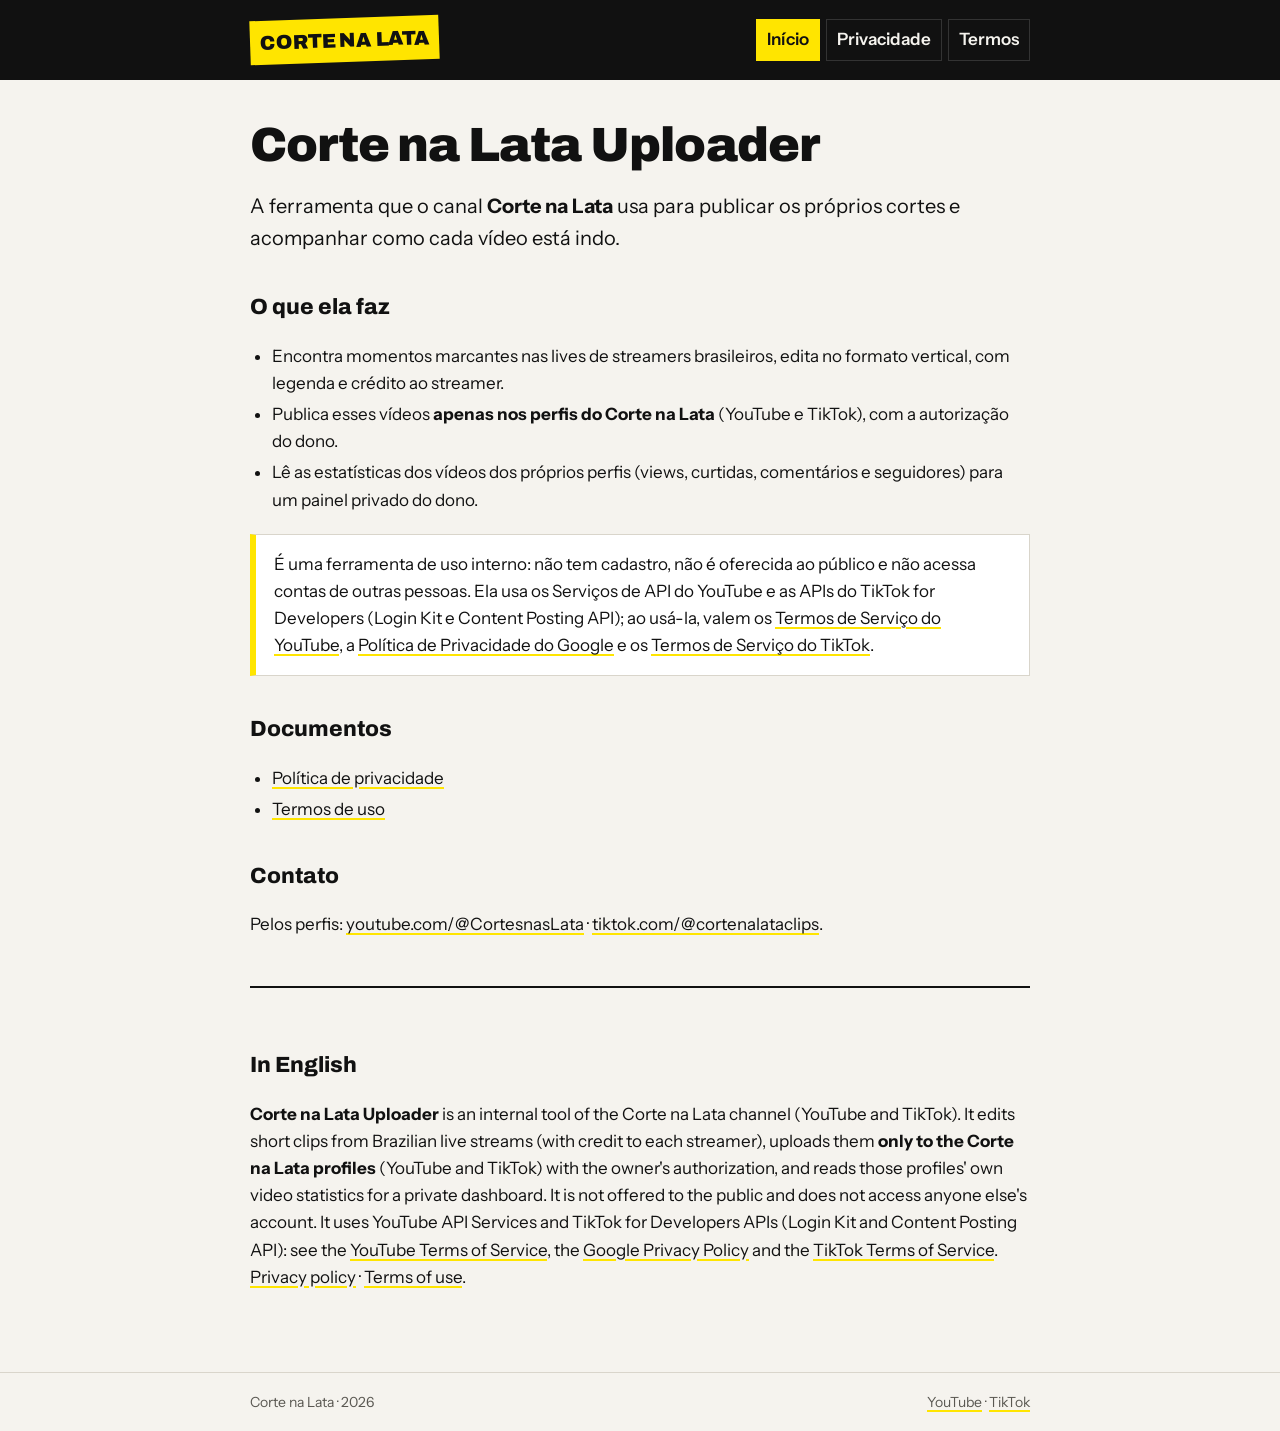
<file: index.html>
<!doctype html>
<html lang="pt-BR">
<head>
<meta charset="utf-8">
<meta name="viewport" content="width=device-width, initial-scale=1">
<title>Corte na Lata Uploader</title>
<meta name="description" content="Ferramenta do canal Corte na Lata que publica cortes de lives nos próprios perfis (YouTube e TikTok) e acompanha as estatísticas dos vídeos.">
<link rel="preconnect" href="https://fonts.googleapis.com">
<link href="https://fonts.googleapis.com/css2?family=Archivo:wght@800;900&family=Instrument+Sans:wght@400;600&display=swap" rel="stylesheet">
<link rel="stylesheet" href="style.css">
</head>
<body>
<header><div class="bar">
  <a class="brand" href="./">CORTE NA LATA</a>
  <nav aria-label="Páginas"><a href="./" aria-current="page">Início</a><a href="privacy.html">Privacidade</a><a href="terms.html">Termos</a></nav>
</div></header>
<main>
  <h1>Corte na Lata Uploader</h1>
  <p class="lead">A ferramenta que o canal <strong>Corte na Lata</strong> usa para publicar os próprios cortes e acompanhar como cada vídeo está indo.</p>

  <h2>O que ela faz</h2>
  <ul>
    <li>Encontra momentos marcantes nas lives de streamers brasileiros, edita no formato vertical, com legenda e crédito ao streamer.</li>
    <li>Publica esses vídeos <strong>apenas nos perfis do Corte na Lata</strong> (YouTube e TikTok), com a autorização do dono.</li>
    <li>Lê as estatísticas dos vídeos dos próprios perfis (views, curtidas, comentários e seguidores) para um painel privado do dono.</li>
  </ul>

  <div class="box">É uma ferramenta de uso interno: não tem cadastro, não é oferecida ao público e não acessa contas de outras pessoas. Ela usa os Serviços de API do YouTube e as APIs do TikTok for Developers (Login Kit e Content Posting API); ao usá-la, valem os <a href="https://www.youtube.com/t/terms">Termos de Serviço do YouTube</a>, a <a href="https://policies.google.com/privacy">Política de Privacidade do Google</a> e os <a href="https://www.tiktok.com/legal/terms-of-service">Termos de Serviço do TikTok</a>.</div>

  <h2>Documentos</h2>
  <ul>
    <li><a href="privacy.html">Política de privacidade</a></li>
    <li><a href="terms.html">Termos de uso</a></li>
  </ul>

  <h2>Contato</h2>
  <p>Pelos perfis: <a href="https://www.youtube.com/@CortesnasLata">youtube.com/@CortesnasLata</a> · <a href="https://www.tiktok.com/@cortenalataclips">tiktok.com/@cortenalataclips</a>.</p>

  <section class="en" lang="en">
    <h2>In English</h2>
    <p><strong>Corte na Lata Uploader</strong> is an internal tool of the Corte na Lata channel (YouTube and TikTok). It edits short clips from Brazilian live streams (with credit to each streamer), uploads them <strong>only to the Corte na Lata profiles</strong> (YouTube and TikTok) with the owner's authorization, and reads those profiles' own video statistics for a private dashboard. It is not offered to the public and does not access anyone else's account. It uses YouTube API Services and TikTok for Developers APIs (Login Kit and Content Posting API): see the <a href="https://www.youtube.com/t/terms">YouTube Terms of Service</a>, the <a href="https://policies.google.com/privacy">Google Privacy Policy</a> and the <a href="https://www.tiktok.com/legal/terms-of-service">TikTok Terms of Service</a>. <a href="privacy.html#en">Privacy policy</a> · <a href="terms.html#en">Terms of use</a>.</p>
  </section>
</main>
<footer><div class="bar"><span>Corte na Lata · 2026</span><span><a href="https://www.youtube.com/@CortesnasLata">YouTube</a> · <a href="https://www.tiktok.com/@cortenalataclips">TikTok</a></span></div></footer>
</body>
</html>
</file>
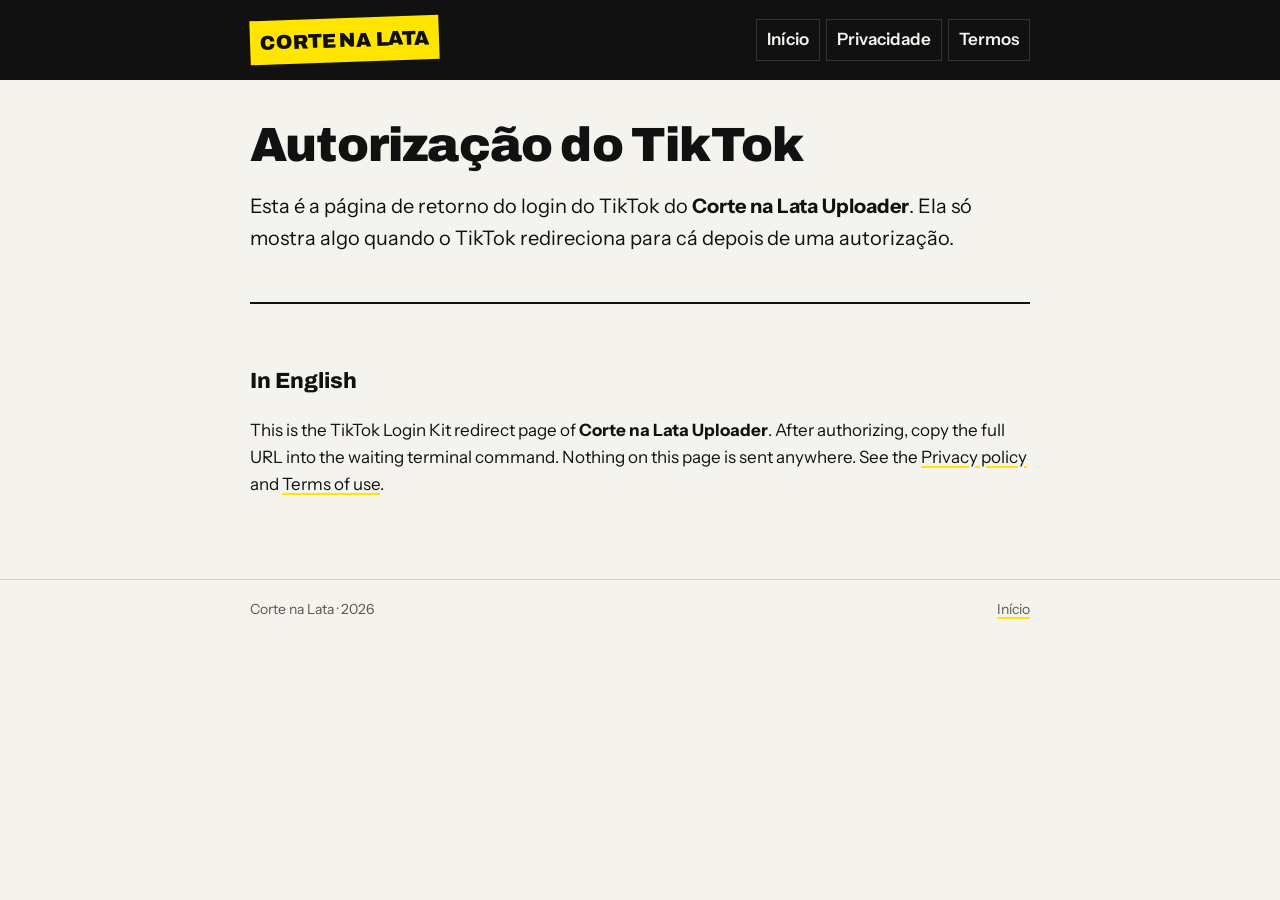
<file: tiktok/callback/index.html>
<!doctype html>
<html lang="pt-BR">
<head>
<meta charset="utf-8">
<meta name="viewport" content="width=device-width, initial-scale=1">
<meta name="robots" content="noindex">
<meta name="referrer" content="no-referrer">
<title>Autorização do TikTok · Corte na Lata</title>
<link rel="preconnect" href="https://fonts.googleapis.com">
<link href="https://fonts.googleapis.com/css2?family=Archivo:wght@800;900&family=Instrument+Sans:wght@400;600&display=swap" rel="stylesheet">
<link rel="stylesheet" href="../../style.css">
<style>
  .code{display:block;width:100%;font:15px/1.5 ui-monospace,Consolas,monospace;padding:12px;border:1px solid var(--rule);background:#fff;color:var(--ink);word-break:break-all;resize:vertical;min-height:110px}
  .btn{margin-top:12px;font:600 16px "Instrument Sans",system-ui,sans-serif;background:var(--yellow);color:var(--ink);border:2px solid var(--ink);padding:10px 16px;cursor:pointer}
  .btn:focus-visible{outline:3px solid var(--ink);outline-offset:2px}
  [hidden]{display:none!important}
</style>
</head>
<body>
<header><div class="bar">
  <a class="brand" href="../../">CORTE NA LATA</a>
  <nav aria-label="Páginas"><a href="../../">Início</a><a href="../../privacy.html">Privacidade</a><a href="../../terms.html">Termos</a></nav>
</div></header>
<main>
  <h1>Autorização do TikTok</h1>

  <section id="ok" hidden>
    <p class="lead">Pronto. Copie a <strong>URL inteira</strong> abaixo e cole no terminal, onde o comando <code>auth tiktok</code> está esperando.</p>
    <textarea id="url" class="code" readonly aria-label="URL com o código de autorização"></textarea>
    <button id="copy" class="btn" type="button">Copiar</button>
    <p id="copied" class="updated" role="status" aria-live="polite"></p>
    <div class="box">O código vale por poucos minutos e só funciona uma vez. Esta página não envia nada para lugar nenhum: o código fica só na barra de endereço do seu navegador.</div>
  </section>

  <section id="err" hidden>
    <p class="lead">O TikTok não autorizou.</p>
    <p id="errmsg"></p>
    <p>Rode o comando <code>auth tiktok</code> de novo e confirme na tela do TikTok.</p>
  </section>

  <section id="none">
    <p class="lead">Esta é a página de retorno do login do TikTok do <strong>Corte na Lata Uploader</strong>. Ela só mostra algo quando o TikTok redireciona para cá depois de uma autorização.</p>
  </section>

  <section class="en" lang="en">
    <h2>In English</h2>
    <p>This is the TikTok Login Kit redirect page of <strong>Corte na Lata Uploader</strong>. After authorizing, copy the full URL into the waiting terminal command. Nothing on this page is sent anywhere. See the <a href="../../privacy.html#en">Privacy policy</a> and <a href="../../terms.html#en">Terms of use</a>.</p>
  </section>
</main>
<footer><div class="bar"><span>Corte na Lata · 2026</span><a href="../../">Início</a></div></footer>
<script>
  (function () {
    var q = new URLSearchParams(location.search);
    var code = q.get("code"), error = q.get("error");
    if (code) {
      document.getElementById("none").hidden = true;
      document.getElementById("ok").hidden = false;
      var box = document.getElementById("url");
      box.value = location.href;
      document.getElementById("copy").addEventListener("click", function () {
        box.select();
        var done = function () { document.getElementById("copied").textContent = "Copiado. Agora cole no terminal."; };
        if (navigator.clipboard) { navigator.clipboard.writeText(box.value).then(done, function () { document.execCommand("copy"); done(); }); }
        else { document.execCommand("copy"); done(); }
      });
    } else if (error) {
      document.getElementById("none").hidden = true;
      document.getElementById("err").hidden = false;
      document.getElementById("errmsg").textContent = (q.get("error_description") || error);
    }
  })();
</script>
</body>
</html>
</file>
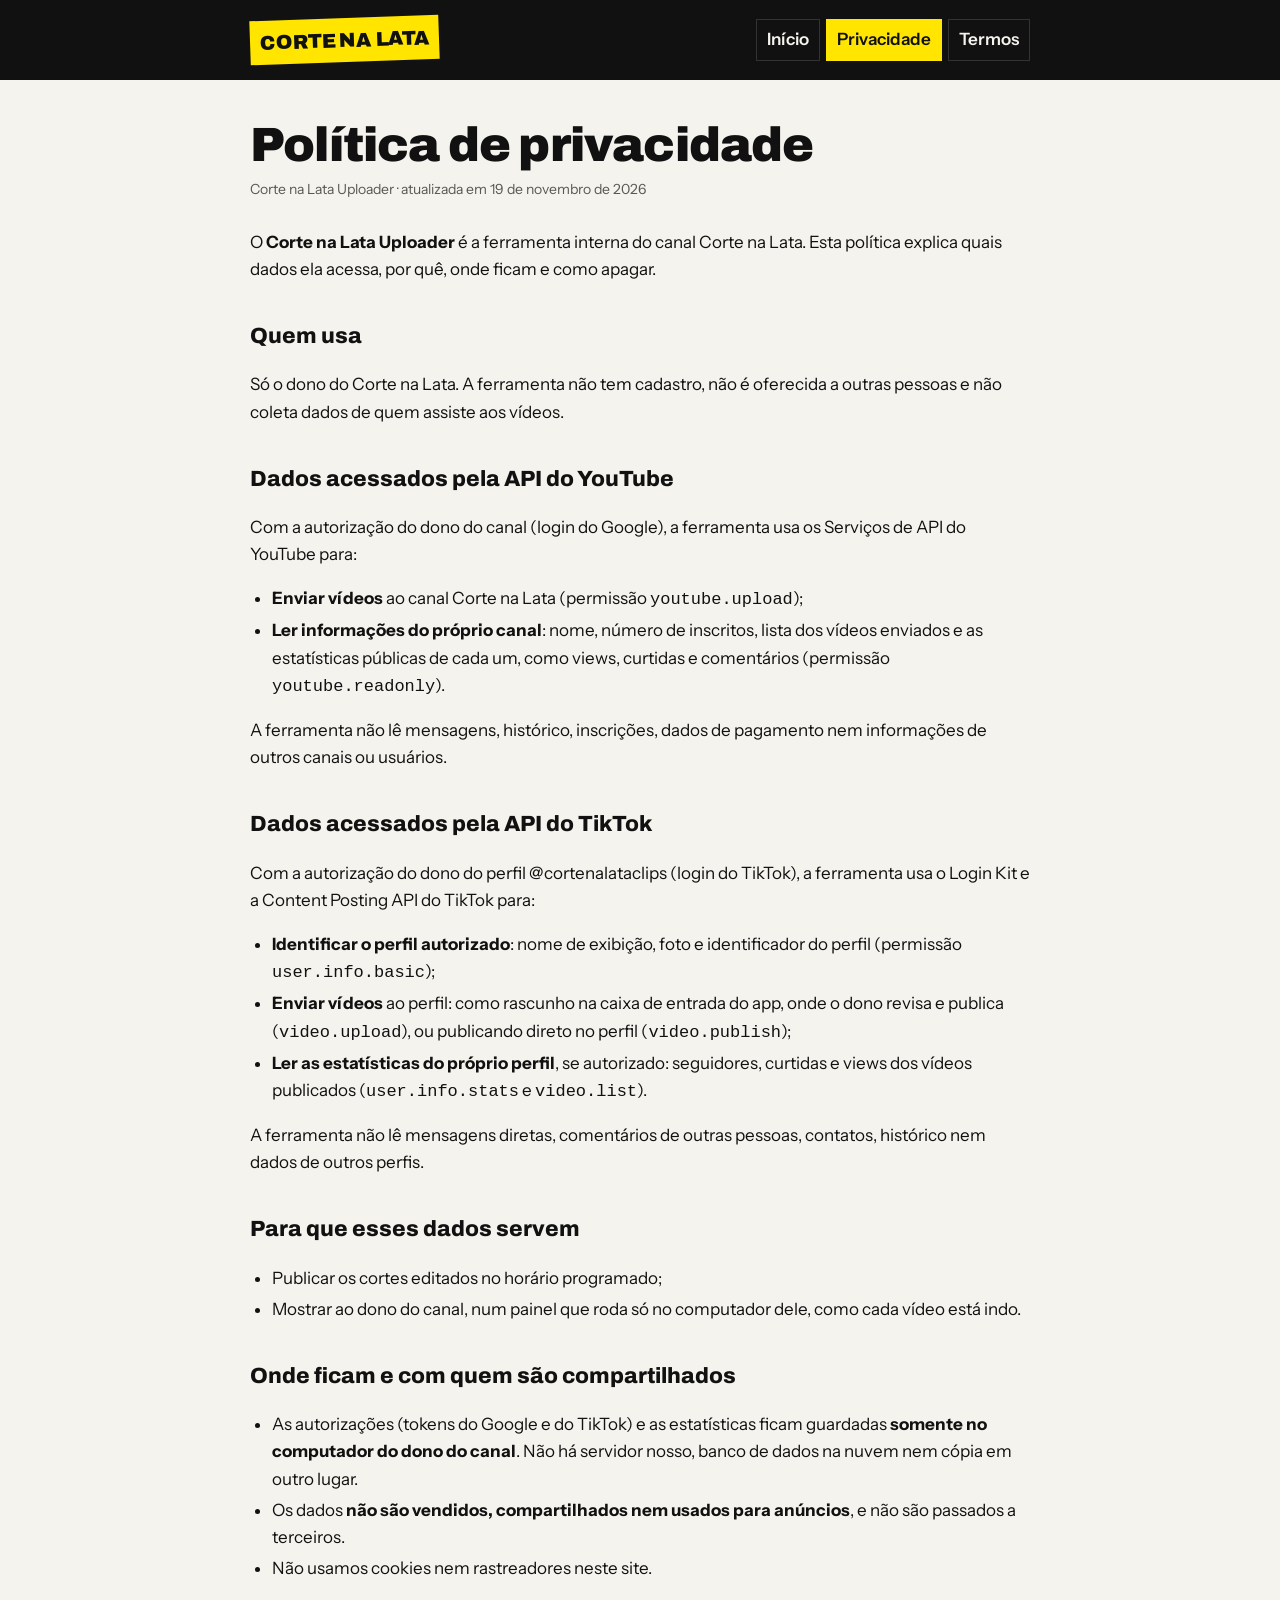
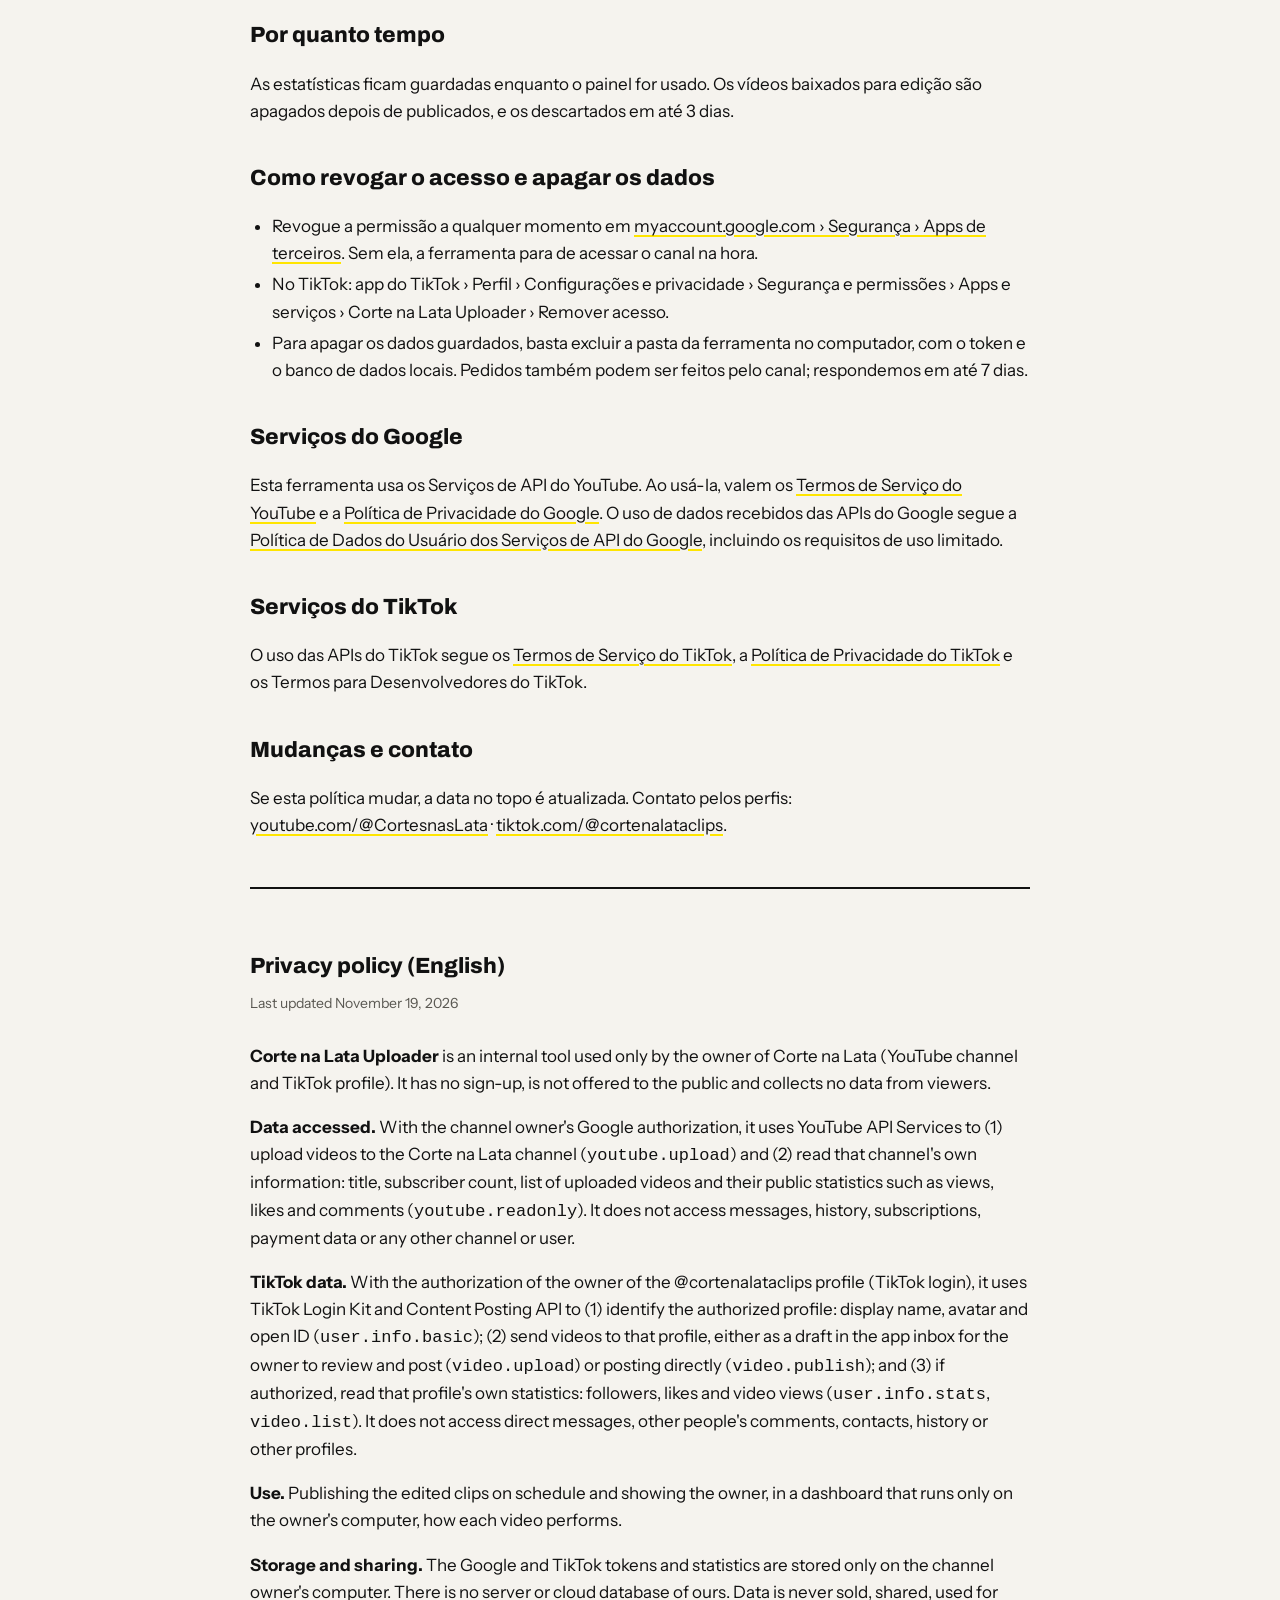
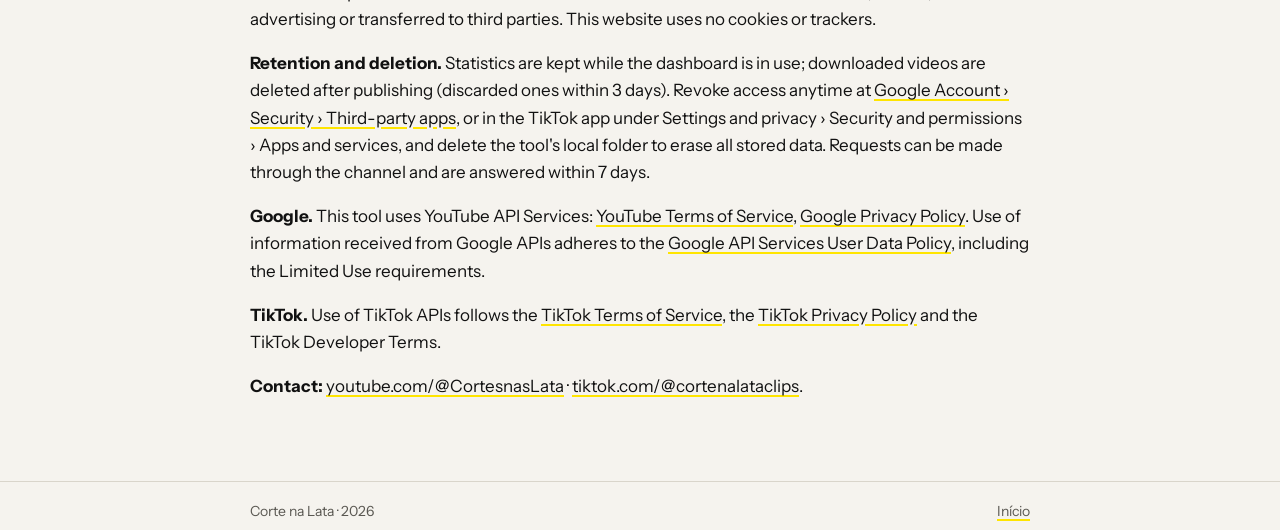
<file: privacy.html>
<!doctype html>
<html lang="pt-BR">
<head>
<meta charset="utf-8">
<meta name="viewport" content="width=device-width, initial-scale=1">
<title>Política de privacidade · Corte na Lata</title>
<link rel="preconnect" href="https://fonts.googleapis.com">
<link href="https://fonts.googleapis.com/css2?family=Archivo:wght@800;900&family=Instrument+Sans:wght@400;600&display=swap" rel="stylesheet">
<link rel="stylesheet" href="style.css">
</head>
<body>
<header><div class="bar">
  <a class="brand" href="./">CORTE NA LATA</a>
  <nav aria-label="Páginas"><a href="./">Início</a><a href="privacy.html" aria-current="page">Privacidade</a><a href="terms.html">Termos</a></nav>
</div></header>
<main>
  <h1>Política de privacidade</h1>
  <p class="updated">Corte na Lata Uploader · atualizada em 19 de novembro de 2026</p>

  <p>O <strong>Corte na Lata Uploader</strong> é a ferramenta interna do canal Corte na Lata. Esta política explica quais dados ela acessa, por quê, onde ficam e como apagar.</p>

  <h2>Quem usa</h2>
  <p>Só o dono do Corte na Lata. A ferramenta não tem cadastro, não é oferecida a outras pessoas e não coleta dados de quem assiste aos vídeos.</p>

  <h2>Dados acessados pela API do YouTube</h2>
  <p>Com a autorização do dono do canal (login do Google), a ferramenta usa os Serviços de API do YouTube para:</p>
  <ul>
    <li><strong>Enviar vídeos</strong> ao canal Corte na Lata (permissão <code>youtube.upload</code>);</li>
    <li><strong>Ler informações do próprio canal</strong>: nome, número de inscritos, lista dos vídeos enviados e as estatísticas públicas de cada um, como views, curtidas e comentários (permissão <code>youtube.readonly</code>).</li>
  </ul>
  <p>A ferramenta não lê mensagens, histórico, inscrições, dados de pagamento nem informações de outros canais ou usuários.</p>

  <h2>Dados acessados pela API do TikTok</h2>
  <p>Com a autorização do dono do perfil @cortenalataclips (login do TikTok), a ferramenta usa o Login Kit e a Content Posting API do TikTok para:</p>
  <ul>
    <li><strong>Identificar o perfil autorizado</strong>: nome de exibição, foto e identificador do perfil (permissão <code>user.info.basic</code>);</li>
    <li><strong>Enviar vídeos</strong> ao perfil: como rascunho na caixa de entrada do app, onde o dono revisa e publica (<code>video.upload</code>), ou publicando direto no perfil (<code>video.publish</code>);</li>
    <li><strong>Ler as estatísticas do próprio perfil</strong>, se autorizado: seguidores, curtidas e views dos vídeos publicados (<code>user.info.stats</code> e <code>video.list</code>).</li>
  </ul>
  <p>A ferramenta não lê mensagens diretas, comentários de outras pessoas, contatos, histórico nem dados de outros perfis.</p>
  <h2>Para que esses dados servem</h2>
  <ul>
    <li>Publicar os cortes editados no horário programado;</li>
    <li>Mostrar ao dono do canal, num painel que roda só no computador dele, como cada vídeo está indo.</li>
  </ul>

  <h2>Onde ficam e com quem são compartilhados</h2>
  <ul>
    <li>As autorizações (tokens do Google e do TikTok) e as estatísticas ficam guardadas <strong>somente no computador do dono do canal</strong>. Não há servidor nosso, banco de dados na nuvem nem cópia em outro lugar.</li>
    <li>Os dados <strong>não são vendidos, compartilhados nem usados para anúncios</strong>, e não são passados a terceiros.</li>
    <li>Não usamos cookies nem rastreadores neste site.</li>
  </ul>

  <h2>Por quanto tempo</h2>
  <p>As estatísticas ficam guardadas enquanto o painel for usado. Os vídeos baixados para edição são apagados depois de publicados, e os descartados em até 3 dias.</p>

  <h2>Como revogar o acesso e apagar os dados</h2>
  <ul>
    <li>Revogue a permissão a qualquer momento em <a href="https://security.google.com/settings/security/permissions">myaccount.google.com › Segurança › Apps de terceiros</a>. Sem ela, a ferramenta para de acessar o canal na hora.</li>
    <li>No TikTok: app do TikTok › Perfil › Configurações e privacidade › Segurança e permissões › Apps e serviços › Corte na Lata Uploader › Remover acesso.</li>
    <li>Para apagar os dados guardados, basta excluir a pasta da ferramenta no computador, com o token e o banco de dados locais. Pedidos também podem ser feitos pelo canal; respondemos em até 7 dias.</li>
  </ul>

  <h2>Serviços do Google</h2>
  <p>Esta ferramenta usa os Serviços de API do YouTube. Ao usá-la, valem os <a href="https://www.youtube.com/t/terms">Termos de Serviço do YouTube</a> e a <a href="https://policies.google.com/privacy">Política de Privacidade do Google</a>. O uso de dados recebidos das APIs do Google segue a <a href="https://developers.google.com/terms/api-services-user-data-policy">Política de Dados do Usuário dos Serviços de API do Google</a>, incluindo os requisitos de uso limitado.</p>

  <h2>Serviços do TikTok</h2>
  <p>O uso das APIs do TikTok segue os <a href="https://www.tiktok.com/legal/terms-of-service">Termos de Serviço do TikTok</a>, a <a href="https://www.tiktok.com/legal/privacy-policy">Política de Privacidade do TikTok</a> e os Termos para Desenvolvedores do TikTok.</p>
  <h2>Mudanças e contato</h2>
  <p>Se esta política mudar, a data no topo é atualizada. Contato pelos perfis: <a href="https://www.youtube.com/@CortesnasLata">youtube.com/@CortesnasLata</a> · <a href="https://www.tiktok.com/@cortenalataclips">tiktok.com/@cortenalataclips</a>.</p>

  <section class="en" id="en" lang="en">
    <h2>Privacy policy (English)</h2>
    <p class="updated">Last updated November 19, 2026</p>
    <p><strong>Corte na Lata Uploader</strong> is an internal tool used only by the owner of Corte na Lata (YouTube channel and TikTok profile). It has no sign-up, is not offered to the public and collects no data from viewers.</p>
    <p><strong>Data accessed.</strong> With the channel owner's Google authorization, it uses YouTube API Services to (1) upload videos to the Corte na Lata channel (<code>youtube.upload</code>) and (2) read that channel's own information: title, subscriber count, list of uploaded videos and their public statistics such as views, likes and comments (<code>youtube.readonly</code>). It does not access messages, history, subscriptions, payment data or any other channel or user.</p>
    <p><strong>TikTok data.</strong> With the authorization of the owner of the @cortenalataclips profile (TikTok login), it uses TikTok Login Kit and Content Posting API to (1) identify the authorized profile: display name, avatar and open ID (<code>user.info.basic</code>); (2) send videos to that profile, either as a draft in the app inbox for the owner to review and post (<code>video.upload</code>) or posting directly (<code>video.publish</code>); and (3) if authorized, read that profile's own statistics: followers, likes and video views (<code>user.info.stats</code>, <code>video.list</code>). It does not access direct messages, other people's comments, contacts, history or other profiles.</p>
    <p><strong>Use.</strong> Publishing the edited clips on schedule and showing the owner, in a dashboard that runs only on the owner's computer, how each video performs.</p>
    <p><strong>Storage and sharing.</strong> The Google and TikTok tokens and statistics are stored only on the channel owner's computer. There is no server or cloud database of ours. Data is never sold, shared, used for advertising or transferred to third parties. This website uses no cookies or trackers.</p>
    <p><strong>Retention and deletion.</strong> Statistics are kept while the dashboard is in use; downloaded videos are deleted after publishing (discarded ones within 3 days). Revoke access anytime at <a href="https://security.google.com/settings/security/permissions">Google Account › Security › Third-party apps</a>, or in the TikTok app under Settings and privacy › Security and permissions › Apps and services, and delete the tool's local folder to erase all stored data. Requests can be made through the channel and are answered within 7 days.</p>
    <p><strong>Google.</strong> This tool uses YouTube API Services: <a href="https://www.youtube.com/t/terms">YouTube Terms of Service</a>, <a href="https://policies.google.com/privacy">Google Privacy Policy</a>. Use of information received from Google APIs adheres to the <a href="https://developers.google.com/terms/api-services-user-data-policy">Google API Services User Data Policy</a>, including the Limited Use requirements.</p>
    <p><strong>TikTok.</strong> Use of TikTok APIs follows the <a href="https://www.tiktok.com/legal/terms-of-service">TikTok Terms of Service</a>, the <a href="https://www.tiktok.com/legal/privacy-policy">TikTok Privacy Policy</a> and the TikTok Developer Terms.</p>
    <p><strong>Contact:</strong> <a href="https://www.youtube.com/@CortesnasLata">youtube.com/@CortesnasLata</a> · <a href="https://www.tiktok.com/@cortenalataclips">tiktok.com/@cortenalataclips</a>.</p>
  </section>
</main>
<footer><div class="bar"><span>Corte na Lata · 2026</span><a href="./">Início</a></div></footer>
</body>
</html>
</file>
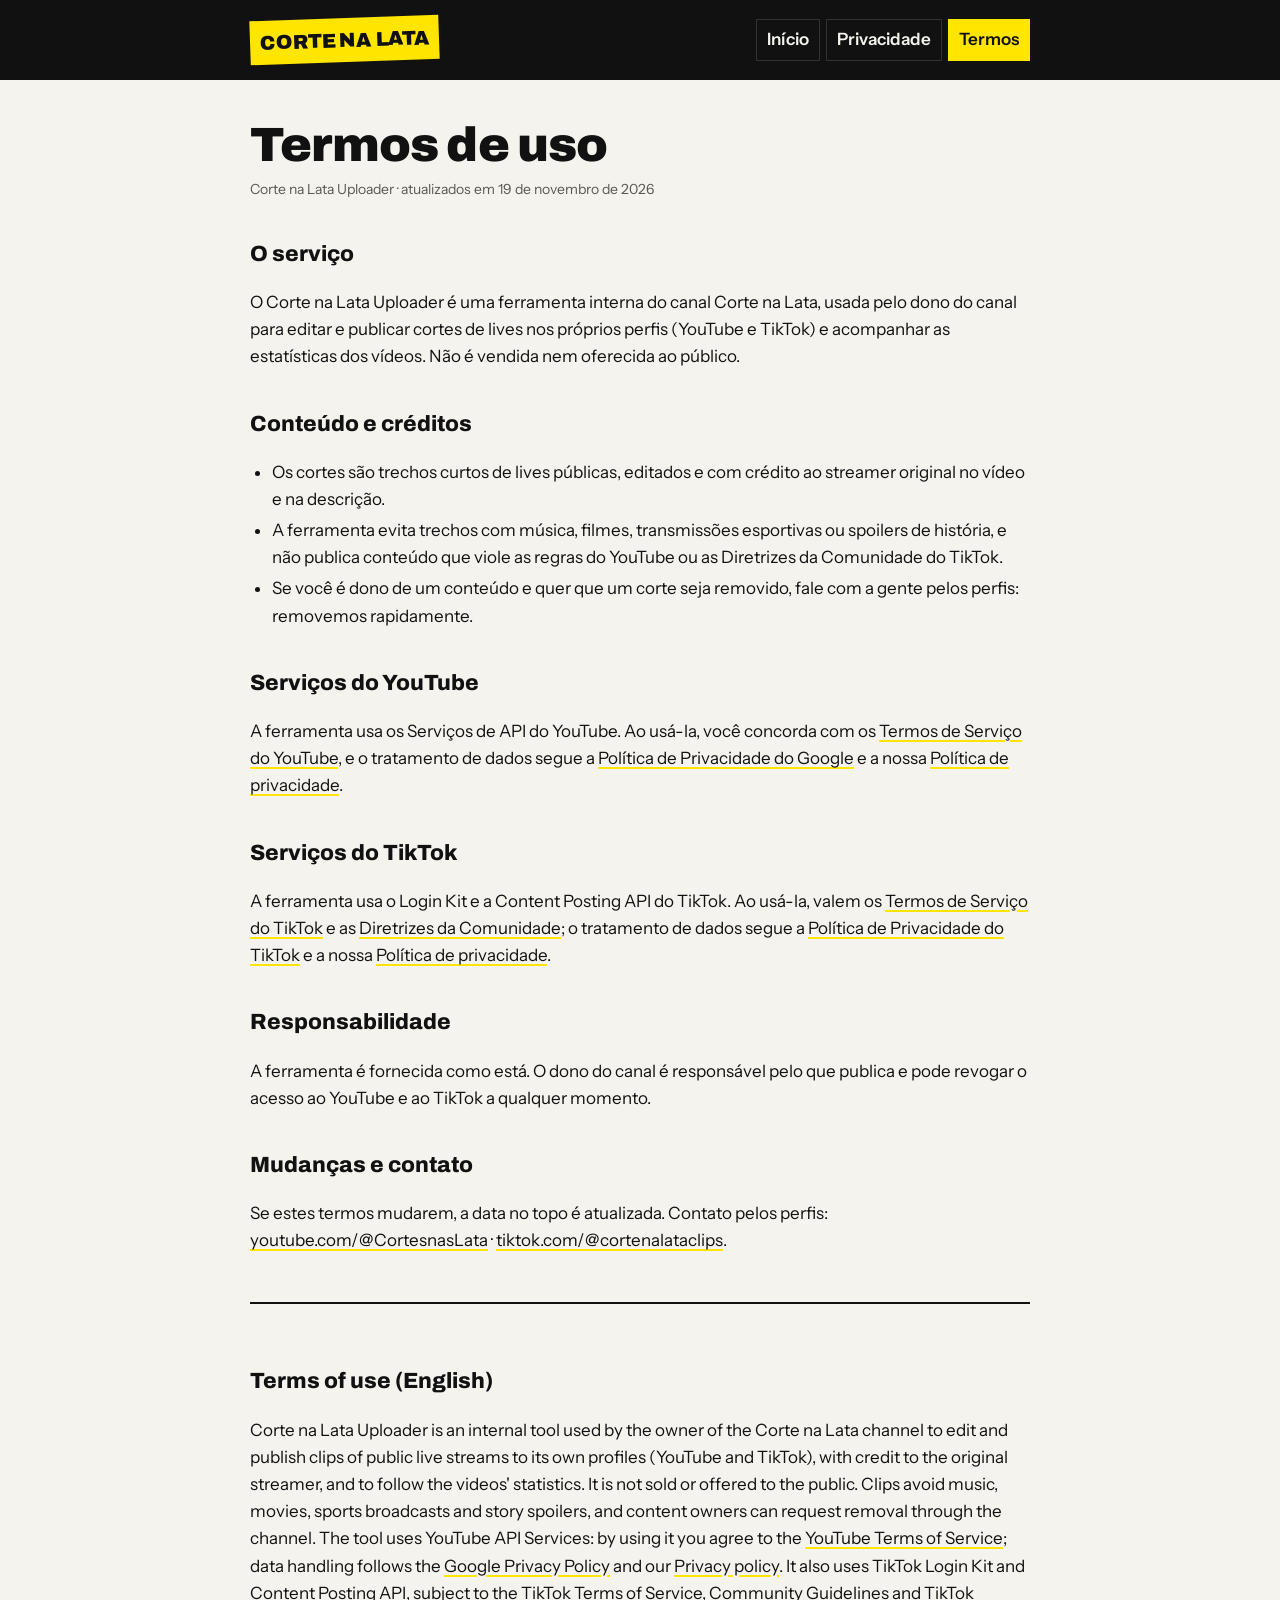
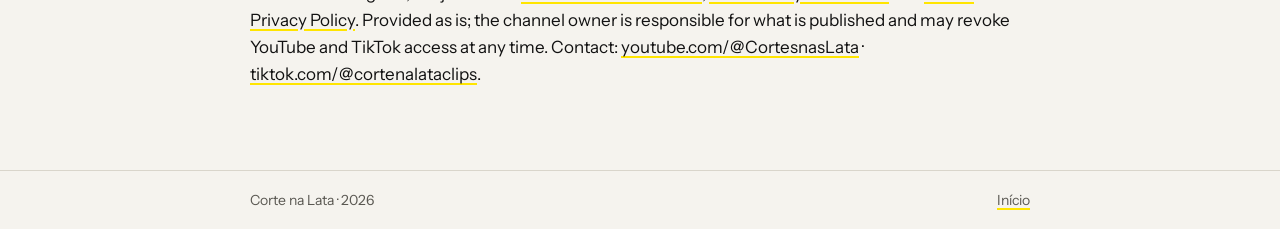
<file: terms.html>
<!doctype html>
<html lang="pt-BR">
<head>
<meta charset="utf-8">
<meta name="viewport" content="width=device-width, initial-scale=1">
<title>Termos de uso · Corte na Lata</title>
<link rel="preconnect" href="https://fonts.googleapis.com">
<link href="https://fonts.googleapis.com/css2?family=Archivo:wght@800;900&family=Instrument+Sans:wght@400;600&display=swap" rel="stylesheet">
<link rel="stylesheet" href="style.css">
</head>
<body>
<header><div class="bar">
  <a class="brand" href="./">CORTE NA LATA</a>
  <nav aria-label="Páginas"><a href="./">Início</a><a href="privacy.html">Privacidade</a><a href="terms.html" aria-current="page">Termos</a></nav>
</div></header>
<main>
  <h1>Termos de uso</h1>
  <p class="updated">Corte na Lata Uploader · atualizados em 19 de novembro de 2026</p>

  <h2>O serviço</h2>
  <p>O Corte na Lata Uploader é uma ferramenta interna do canal Corte na Lata, usada pelo dono do canal para editar e publicar cortes de lives nos próprios perfis (YouTube e TikTok) e acompanhar as estatísticas dos vídeos. Não é vendida nem oferecida ao público.</p>

  <h2>Conteúdo e créditos</h2>
  <ul>
    <li>Os cortes são trechos curtos de lives públicas, editados e com crédito ao streamer original no vídeo e na descrição.</li>
    <li>A ferramenta evita trechos com música, filmes, transmissões esportivas ou spoilers de história, e não publica conteúdo que viole as regras do YouTube ou as Diretrizes da Comunidade do TikTok.</li>
    <li>Se você é dono de um conteúdo e quer que um corte seja removido, fale com a gente pelos perfis: removemos rapidamente.</li>
  </ul>

  <h2>Serviços do YouTube</h2>
  <p>A ferramenta usa os Serviços de API do YouTube. Ao usá-la, você concorda com os <a href="https://www.youtube.com/t/terms">Termos de Serviço do YouTube</a>, e o tratamento de dados segue a <a href="https://policies.google.com/privacy">Política de Privacidade do Google</a> e a nossa <a href="privacy.html">Política de privacidade</a>.</p>

  <h2>Serviços do TikTok</h2>
  <p>A ferramenta usa o Login Kit e a Content Posting API do TikTok. Ao usá-la, valem os <a href="https://www.tiktok.com/legal/terms-of-service">Termos de Serviço do TikTok</a> e as <a href="https://www.tiktok.com/community-guidelines">Diretrizes da Comunidade</a>; o tratamento de dados segue a <a href="https://www.tiktok.com/legal/privacy-policy">Política de Privacidade do TikTok</a> e a nossa <a href="privacy.html">Política de privacidade</a>.</p>
  <h2>Responsabilidade</h2>
  <p>A ferramenta é fornecida como está. O dono do canal é responsável pelo que publica e pode revogar o acesso ao YouTube e ao TikTok a qualquer momento.</p>

  <h2>Mudanças e contato</h2>
  <p>Se estes termos mudarem, a data no topo é atualizada. Contato pelos perfis: <a href="https://www.youtube.com/@CortesnasLata">youtube.com/@CortesnasLata</a> · <a href="https://www.tiktok.com/@cortenalataclips">tiktok.com/@cortenalataclips</a>.</p>

  <section class="en" id="en" lang="en">
    <h2>Terms of use (English)</h2>
    <p>Corte na Lata Uploader is an internal tool used by the owner of the Corte na Lata channel to edit and publish clips of public live streams to its own profiles (YouTube and TikTok), with credit to the original streamer, and to follow the videos' statistics. It is not sold or offered to the public. Clips avoid music, movies, sports broadcasts and story spoilers, and content owners can request removal through the channel. The tool uses YouTube API Services: by using it you agree to the <a href="https://www.youtube.com/t/terms">YouTube Terms of Service</a>; data handling follows the <a href="https://policies.google.com/privacy">Google Privacy Policy</a> and our <a href="privacy.html#en">Privacy policy</a>. It also uses TikTok Login Kit and Content Posting API, subject to the <a href="https://www.tiktok.com/legal/terms-of-service">TikTok Terms of Service</a>, <a href="https://www.tiktok.com/community-guidelines">Community Guidelines</a> and <a href="https://www.tiktok.com/legal/privacy-policy">TikTok Privacy Policy</a>. Provided as is; the channel owner is responsible for what is published and may revoke YouTube and TikTok access at any time. Contact: <a href="https://www.youtube.com/@CortesnasLata">youtube.com/@CortesnasLata</a> · <a href="https://www.tiktok.com/@cortenalataclips">tiktok.com/@cortenalataclips</a>.</p>
  </section>
</main>
<footer><div class="bar"><span>Corte na Lata · 2026</span><a href="./">Início</a></div></footer>
</body>
</html>
</file>
<file: style.css>
:root{--yellow:#FFE500;--ink:#111111;--paper:#F5F3EE;--muted:#5A5852;--rule:#D9D5CB}
*{box-sizing:border-box}
html,body{margin:0}
body{background:var(--paper);color:var(--ink);font-family:"Instrument Sans",system-ui,sans-serif;font-size:17px;line-height:1.6}
a{color:var(--ink);text-decoration-thickness:2px;text-decoration-color:var(--yellow);text-underline-offset:3px}
a:hover{background:var(--yellow)}
header{background:var(--ink);color:var(--paper)}
.bar{max-width:820px;margin:0 auto;padding:18px 20px;display:flex;flex-wrap:wrap;align-items:center;justify-content:space-between;gap:12px}
.brand{display:inline-block;background:var(--yellow);color:var(--ink);font-family:"Archivo",sans-serif;font-weight:900;font-size:20px;letter-spacing:-.3px;padding:6px 10px;transform:rotate(-2deg);text-decoration:none}
.brand:hover{background:var(--yellow)}
nav{display:flex;flex-wrap:wrap;gap:6px}
nav a{color:var(--paper);text-decoration:none;font-weight:600;padding:6px 10px;border:1px solid #333}
nav a:hover,nav a[aria-current=page]{background:var(--yellow);color:var(--ink);border-color:var(--yellow)}
main{max-width:820px;margin:0 auto;padding:40px 20px 64px}
h1{font-family:"Archivo",sans-serif;font-weight:900;font-size:clamp(32px,6vw,48px);line-height:1.05;letter-spacing:-.8px;margin:0 0 8px}
h2{font-family:"Archivo",sans-serif;font-weight:800;font-size:22px;margin:36px 0 8px}
.updated{color:var(--muted);font-size:14px;margin:0 0 28px}
.lead{font-size:20px}
.box{background:#fff;border:1px solid var(--rule);border-left:6px solid var(--yellow);padding:16px 18px;margin:20px 0}
ul{padding-left:22px}
li{margin:4px 0}
.en{margin-top:48px;padding-top:24px;border-top:2px solid var(--ink)}
footer{border-top:1px solid var(--rule);color:var(--muted);font-size:14px}
footer .bar{color:var(--muted)}
footer a{color:var(--muted)}
</file>
